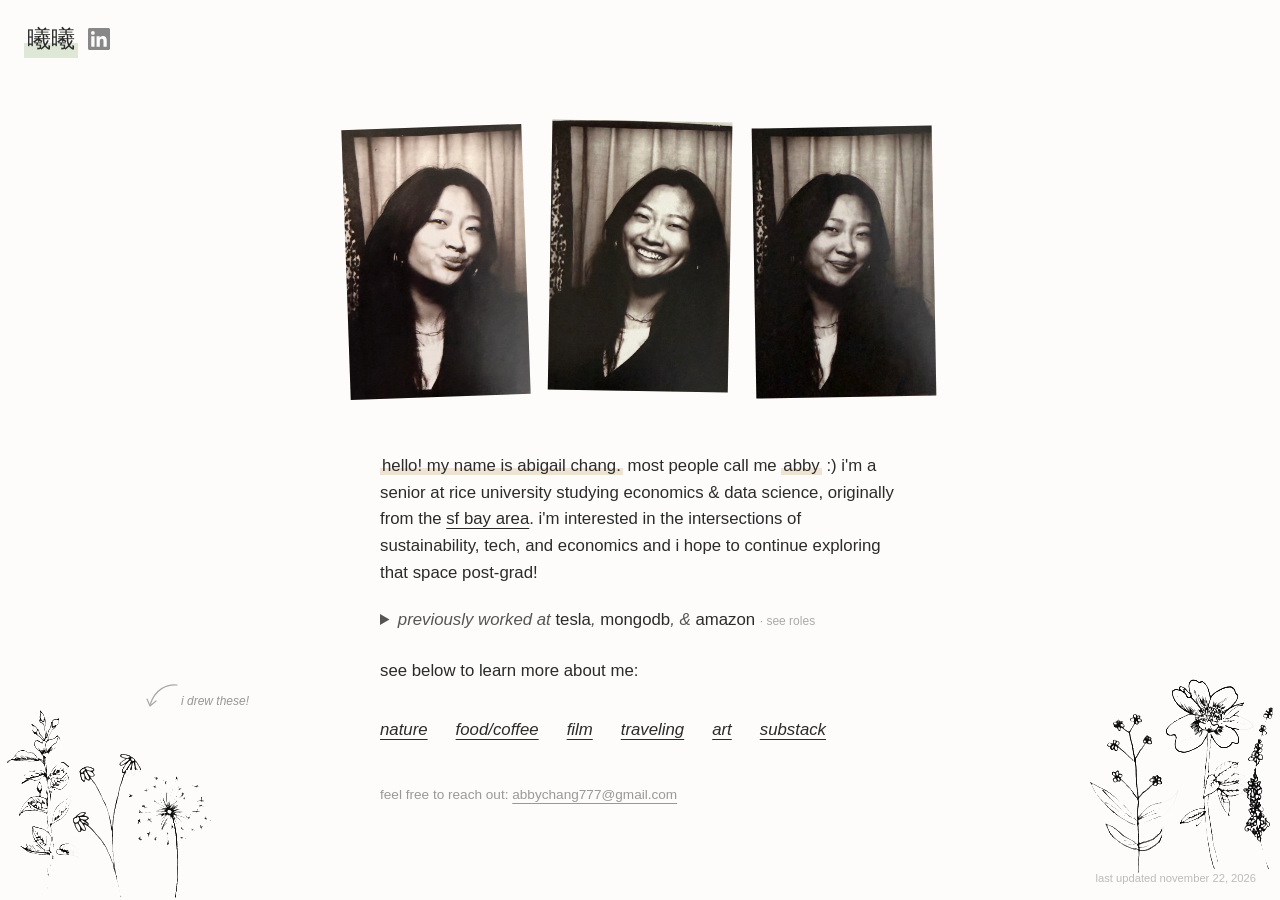
<file: index.html>
<!DOCTYPE html>
<html lang="en">
<head>
  <meta charset="UTF-8">
  <meta name="viewport" content="width=device-width, initial-scale=1.0">
  <title>Abby Chang</title>
  <style>
    body {
      margin: 0;
      padding: 4rem 1.25rem 0.75rem;
      background: #fdfcfa;
      color: #2b2b2b;
      font-family: "Helvetica Neue", Helvetica, Arial, sans-serif;
      font-size: 1.05rem;
      line-height: 1.6;
      min-height: 100vh;
      box-sizing: border-box;
      display: flex;
      flex-direction: column;
    }

    main {
      max-width: 640px;
      margin: auto auto 0;        /* auto top margin keeps it vertically centered */
      width: 100%;
    }

    /* ---- top left corner ---- */
    .corner {
      position: absolute;
      top: 1.25rem;
      left: 1.5rem;
      display: flex;
      align-items: center;
      gap: 0.6rem;
      font-size: 1.2rem;
      color: #555;
    }
    .corner a {
      display: flex;
      color: #888;
    }
    .corner a:hover { color: #0a66c2; }
    .corner svg { width: 22px; height: 22px; }
    .zh-name {
      font-size: 1.5rem;
      color: #2b2b2b;
      padding: 0 3px;
      /* soft sage highlight, a different shade from the beige on the intro */
      background: linear-gradient(transparent 60%, #dfe8d6 60%);
    }

    /* ---- last updated, bottom right ---- */
    .updated {
      text-align: right;
      padding-bottom: env(safe-area-inset-bottom, 0px);
      font-size: 0.7rem;
      color: #bbb;
      margin: 0;
    }

    /* ---- film photo cutouts ---- */
    .photos {
      display: flex;
      justify-content: center;
      gap: 1.5rem;
      margin-bottom: 3.5rem;
    }

    .photos figure {
      margin: 0;
      flex: 1;
      max-width: 180px;
      aspect-ratio: 2 / 3;
      background: #eeebe6;
    }
    .photos figure:nth-child(1) { transform: rotate(-2deg); }
    .photos figure:nth-child(2) { transform: rotate(1deg) translateY(-6px); }
    .photos figure:nth-child(3) { transform: rotate(-1deg); }

    .photos img {
      width: 100%;
      height: 100%;
      object-fit: cover;
      display: block;
      filter: saturate(0.85) contrast(1.05);
    }

    /* ---- text ---- */
    .content {
      max-width: 520px;
      margin: 0 auto;
    }
    .intro { font-size: 1.05rem; }
    .hello {
      font-weight: 500;
      /* soft highlighter-style underline, so it doesn't look like a link */
      background: linear-gradient(transparent 62%, #efe3d3 62%);
      padding: 0 2px;
    }
    p { margin: 0 0 1.25rem; }

    details {
      margin: 0 0 1.5rem;
    }
    summary {
      cursor: pointer;
      font-style: italic;
      color: #555;
    }
    summary b {
      font-style: normal;
      font-weight: 500;
      color: #2b2b2b;
    }
    /* small hint that it opens */
    .more { font-size: 0.75rem; color: #aaa; font-style: normal; }
    .more::after { content: "· see roles"; }
    details[open] .more::after { content: "· hide"; }
    summary:hover .more { color: #8a6d4b; }
    details ul {
      margin: 0.5rem 0 0;
      padding-left: 1.25rem;
    }
    details li { margin-bottom: 0.4rem; }
    .company { font-weight: 500; }
    .role {
      font-size: 0.85em;
      font-weight: 600;
      color: #555;
    }
    .team {
      display: block;
      font-size: 0.85em;
      color: #888;
    }

    nav {
      display: flex;
      flex-wrap: wrap;
      gap: 1.75rem;
      margin: 2rem 0 2.5rem;
      font-style: italic;
    }

    a {
      color: inherit;
      text-decoration: underline;
      text-underline-offset: 4px;
      text-decoration-thickness: 1px;
    }
    a:hover { color: #8a6d4b; }

    .contact {
      font-size: 0.85rem;
      color: #999;
    }

    /* ---- flower drawings along the bottom of the page ---- */
    .garden {
      margin: 4rem -1.25rem 0;    /* gap above, and reach the page edges */
      margin-top: auto;           /* pushes the flowers to the bottom of the screen */
      padding: 4rem 0.5rem 0;
      display: flex;
      justify-content: space-between;
      align-items: flex-end;
      pointer-events: none;       /* never blocks clicks on the page */
      mix-blend-mode: multiply;   /* white paper disappears into the background */
    }
    .bunch {
      position: relative;
      display: flex;
      align-items: flex-end;
    }
    .bunch img {
      height: calc(var(--h) * var(--s, 1));
      width: auto;
      margin: 0 -10px;            /* let the stems overlap a little */
      /* turn the paper white, then "multiply" makes white disappear */
      filter: grayscale(1) brightness(1.2) contrast(2.6);
      opacity: 0.95;
    }

    /* "i drew these!" note + hand-drawn arrow */
    .drew {
      position: absolute;
      bottom: 100%;
      left: 70%;
      display: flex;
      align-items: flex-end;
      gap: 2px;
      margin-bottom: -6px;
      font-size: 0.75rem;
      font-style: italic;
      color: #999;
      white-space: nowrap;
    }
    .drew svg {
      width: 34px;
      height: 30px;
      order: -1;
      stroke: #aaa;
    }

    /* tablets: flowers sit below the content, a bit smaller */
    .garden { --s: 0.75; }

    /* laptops + desktops: pinned to the bottom corners, in the empty side space.
       --s shrinks them on narrower screens so they never cover the text */
    @media (min-width: 1100px) {
      .garden {
        position: fixed;
        left: 0;
        right: 0;
        bottom: 0;
        margin: 0;
        padding: 0 0.75rem;
        --s: 1;
      }
      main { margin: auto; }                    /* re-center now that flowers are pinned */
      .bunch.right { margin-bottom: 1.6rem; }   /* room for "last updated" */
      .updated {
        position: fixed;
        right: 1.5rem;
        bottom: calc(0.75rem + env(safe-area-inset-bottom, 0px));
      }
    }
    /* phones: fewer, smaller flowers so both bunches fit side by side */
    @media (max-width: 600px) {
      .garden { padding-top: 3rem; }
      .garden { --s: 0.6; }
      .bunch img { margin: 0 -7px; }
    }

    @media (max-width: 480px) {
      .photos { gap: 0.75rem; }
      body { font-size: 1rem; }
    }
  </style>
</head>
<body>
  <div class="corner">
    <span lang="zh" class="zh-name">曦曦</span>
    <a href="https://www.linkedin.com/in/abigail-chang-4222781b2/" target="_blank" rel="noopener" aria-label="LinkedIn">
      <svg viewBox="0 0 24 24" fill="currentColor" aria-hidden="true"><path d="M20.45 20.45h-3.56v-5.57c0-1.33-.02-3.04-1.85-3.04-1.85 0-2.14 1.45-2.14 2.94v5.67H9.35V9h3.41v1.56h.05c.48-.9 1.64-1.85 3.37-1.85 3.6 0 4.27 2.37 4.27 5.46v6.28zM5.34 7.43a2.06 2.06 0 1 1 0-4.13 2.06 2.06 0 0 1 0 4.13zM7.12 20.45H3.56V9h3.56v11.45zM22.22 0H1.77C.79 0 0 .77 0 1.73v20.54C0 23.23.79 24 1.77 24h20.45c.98 0 1.78-.77 1.78-1.73V1.73C24 .77 23.2 0 22.22 0z"/></svg>
    </a>
  </div>

  <main>

    <!-- Drop your film photos into an "images" folder with these names -->
    <section class="photos">
      <figure><img src="images/photo1.jpg" alt="" onerror="this.style.visibility='hidden'"></figure>
      <figure><img src="images/photo2.jpg" alt="" onerror="this.style.visibility='hidden'"></figure>
      <figure><img src="images/photo3.jpg" alt="" onerror="this.style.visibility='hidden'"></figure>
    </section>

    <div class="content">

    <p class="intro">
      <span class="hello">hello! my name is abigail chang.</span> most people call me <span class="hello">abby</span> :)
      i'm a senior at rice university studying economics & data science, originally from
      the <a href="bay-area.html">sf bay area</a>. i'm interested in the intersections of sustainability, tech,
      and economics and i hope to continue exploring that space post-grad!
    </p>

    <details>
      <summary>previously worked at <b>tesla</b>, <b>mongodb</b>, & <b>amazon</b> <span class="more"></span></summary>
      <ul>
        <li><span class="company">tesla</span> <span class="role">· software integrations eng & pm intern</span><span class="team">document generation platform</span></li>
        <li><span class="company">mongodb</span> <span class="role">· pm & strategy intern</span><span class="team">customer support engineering</span></li>
        <li><span class="company">amazon</span> <span class="role">· program management intern</span><span class="team">pickup & return logistics</span></li>
        <li><span class="company">tesla</span> <span class="role">· supply chain analytics intern</span><span class="team">4680 battery r&d procurement</span></li>
      </ul>
    </details>

    <p>see below to learn more about me:</p>

    <nav>
      <a href="nature.html">nature</a>
      <a href="food-coffee.html">food/coffee</a>
      <a href="film.html">film</a>
      <a href="traveling.html">traveling</a>
      <a href="art.html">art</a>
      <a href="https://substack.com/@abbychang" target="_blank" rel="noopener">substack</a>
    </nav>

    <p class="contact">
      feel free to reach out: <a href="mailto:abbychang777@gmail.com">abbychang777@gmail.com</a>
    </p>

    </div>

  </main>

  <!-- flower drawings: change --h to resize one, delete an <img> line to remove it -->
  <div class="garden" aria-hidden="true">
    <div class="bunch left">
      <img src="images/flowers/sprig.jpg" style="--h: 195px" alt="">
      <img src="images/flowers/daisies.jpg" style="--h: 150px" alt="">
      <img src="images/flowers/dandelion.jpg" style="--h: 130px" alt="">
      <span class="drew">
        <svg viewBox="0 0 34 30" fill="none" stroke-width="1.2" stroke-linecap="round" stroke-linejoin="round">
          <path d="M32 4 C 22 3, 10 8, 5 24"/>
          <path d="M2 18 L 5 25 L 11 20"/>
        </svg>
        i drew these!
      </span>
    </div>
    <div class="bunch right">
      <img src="images/flowers/stem.jpg" style="--h: 165px" alt="">
      <img src="images/flowers/bloom.jpg" style="--h: 200px" alt="">
      <img src="images/flowers/lavender.jpg" style="--h: 170px" alt="">
    </div>
  </div>

  <p class="updated">last updated november 22, 2026</p>
</body>
</html>
</file>
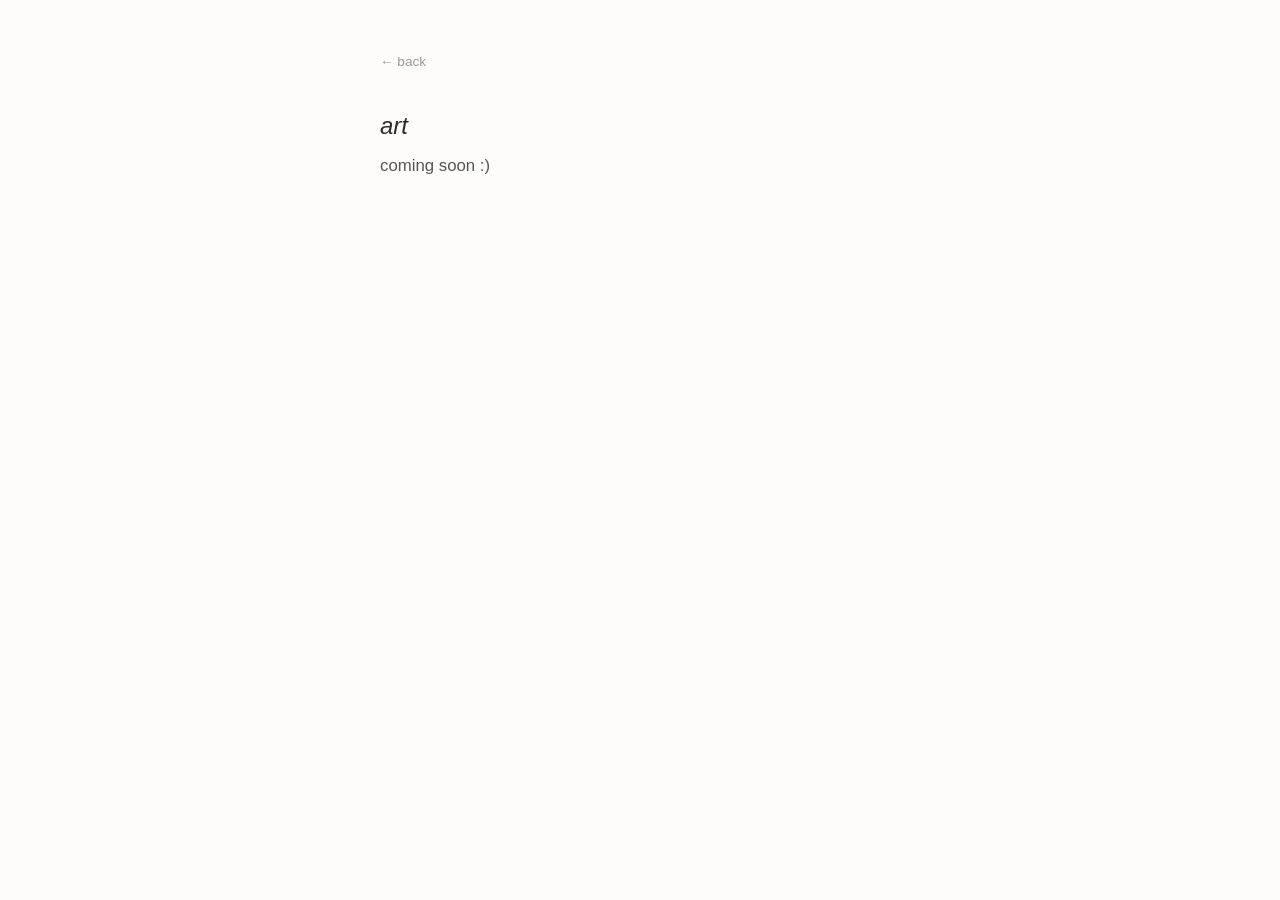
<file: art.html>
<!DOCTYPE html>
<html lang="en">
<head>
  <meta charset="UTF-8">
  <meta name="viewport" content="width=device-width, initial-scale=1.0">
  <title>art · Abby Chang</title>
  <link rel="stylesheet" href="gallery.css">
</head>
<body>
  <main>
    <a class="back" href="index.html">← back</a>

    <h1>art</h1>
    <p class="blurb">coming soon :)</p>
  </main>
</body>
</html>
</file>
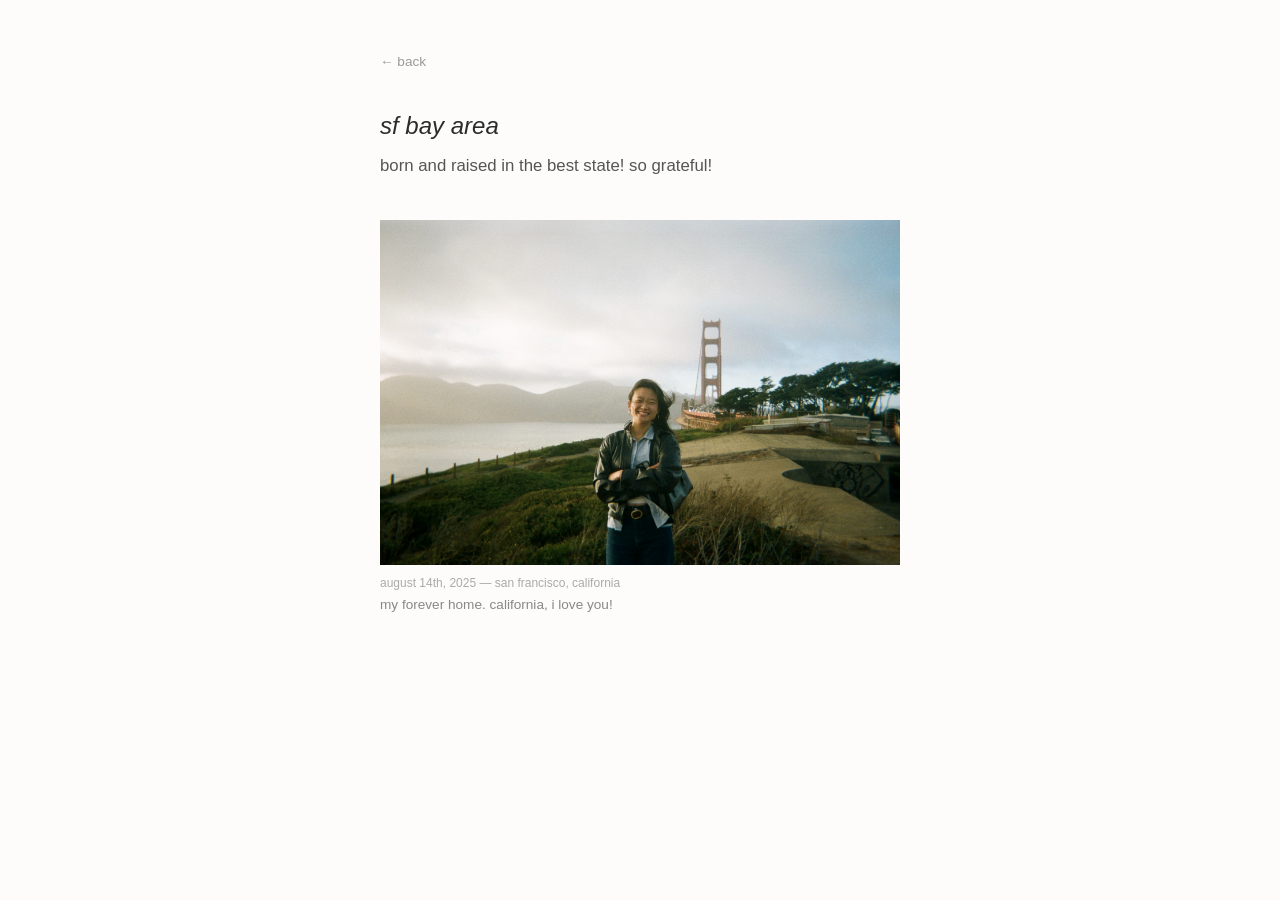
<file: bay-area.html>
<!DOCTYPE html>
<html lang="en">
<head>
  <meta charset="UTF-8">
  <meta name="viewport" content="width=device-width, initial-scale=1.0">
  <title>sf bay area · Abby Chang</title>
  <link rel="stylesheet" href="gallery.css">
</head>
<body>
  <main>
    <a class="back" href="index.html">← back</a>

    <h1>sf bay area</h1>
    <p class="blurb"> born and raised in the best state! so grateful!</p>

    <!--
      To add a photo: put it in the images/bay-area folder,
      then copy one <figure> block and change the file name + caption.
    -->

    <figure>
      <img src="images/bay-area/bay-area1.JPG" alt="" onerror="this.removeAttribute('src')">
      <figcaption>
        <span class="meta">august 14th, 2025 — san francisco, california</span>
        my forever home. california, i love you!
      </figcaption>
    </figure>
  </main>
</body>
</html>
</file>
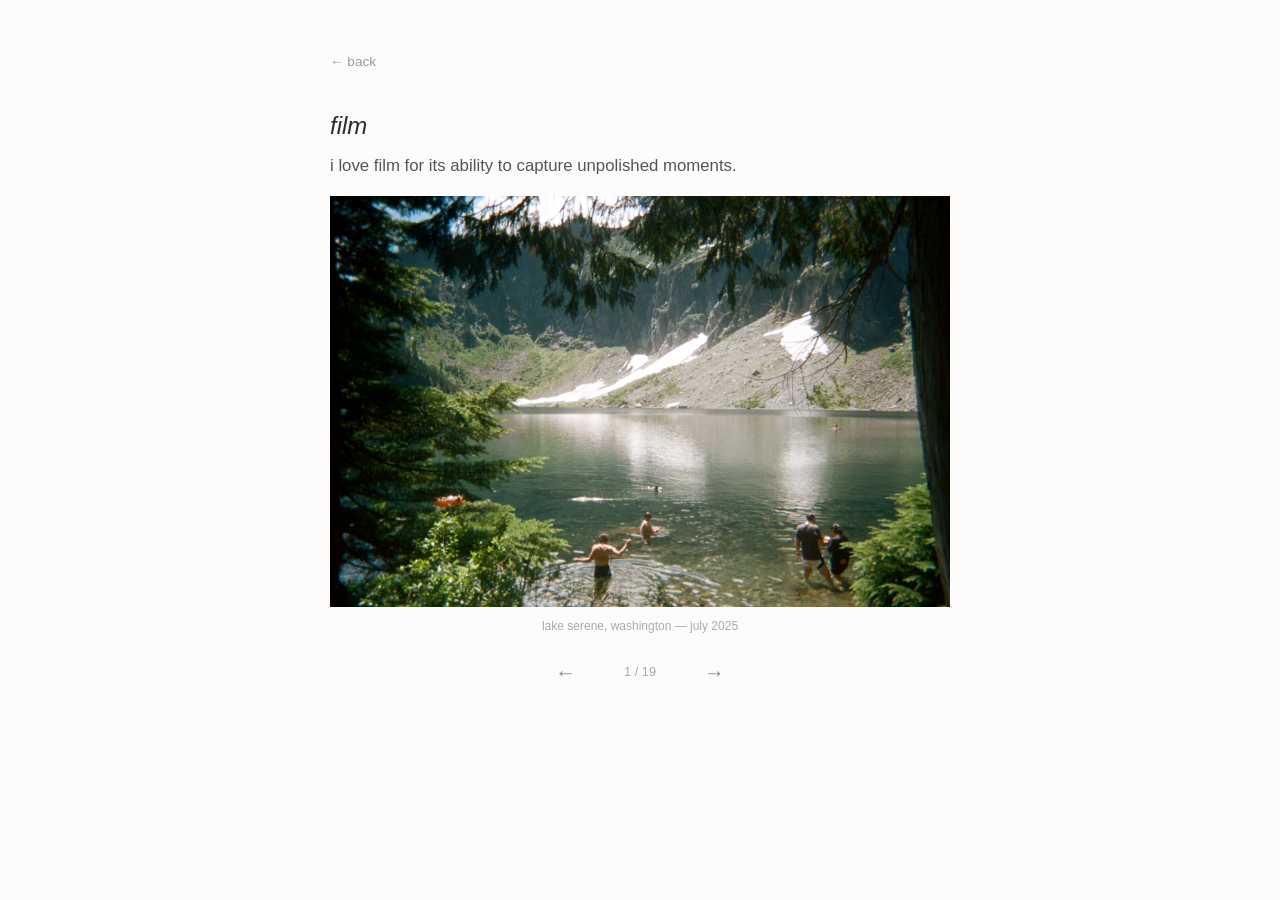
<file: film.html>
<!DOCTYPE html>
<html lang="en">
<head>
  <meta charset="UTF-8">
  <meta name="viewport" content="width=device-width, initial-scale=1.0">
  <title>film · Abby Chang</title>
  <link rel="stylesheet" href="gallery.css">
  <style>
    main { max-width: 620px; }
    .slideshow { text-align: center; }
    .blurb { margin-bottom: 1rem; }

    /* ---- slideshow ---- */
    .slideshow {
      position: relative;
      margin-top: 0;
    }
    .slideshow figure {
      margin: 0;
      text-align: center;
    }
    .slideshow figure:not(.active) { display: none; }
    .slideshow img {
      width: auto;
      max-width: 100%;
      height: auto;
      max-height: min(70vh, 560px);
      margin: 0 auto;
      background: transparent;
      min-height: 0;
    }
    .slideshow img:not([src]) { background: #eeebe6; width: 100%; height: 300px; }  /* gray until photo added */

    .controls {
      display: flex;
      align-items: center;
      justify-content: center;
      gap: 1.5rem;
      margin-top: 1rem;
    }
    .controls button {
      background: none;
      border: none;
      font: inherit;
      font-size: 1.3rem;
      color: #888;
      cursor: pointer;
      padding: 0.25rem 0.75rem;
    }
    .controls button:hover { color: #8a6d4b; }
    .counter {
      font-size: 0.8rem;
      color: #aaa;
      min-width: 3.5rem;
      text-align: center;
    }


  </style>
</head>
<body>
  <main>
    <a class="back" href="index.html">← back</a>

    <h1>film</h1>
    <p class="blurb">i love film for its ability to capture unpolished moments.</p>

    <section class="slideshow">
      <!--
        HOW TO EDIT:
        - put film photos in the images/film folder
        - one <figure> per photo; change the file name + caption
        - add more by copying a whole <figure>...</figure> block
        - they show in the order listed here
      -->
      <figure>
        <img src="images/film/1.jpg" alt="">
        <figcaption><span class="meta">lake serene, washington — july 2025</span></figcaption>
      </figure>
      <figure>
        <img src="images/film/2.jpg" alt="">
        <figcaption><span class="meta">charis & i in seattle — july 2025</span></figcaption>
      </figure>
      <figure>
        <img src="images/film/3.jpg" alt="">
        <figcaption><span class="meta">char, elisha, & i in greenpoint — july 2025</span></figcaption>
      </figure>
      <figure>
        <img src="images/film/4.jpg" alt="">
        <figcaption><span class="meta">paso robles, california — january 2026</span></figcaption>
      </figure>
      <figure>
        <img src="images/film/5.jpg" alt="">
        <figcaption><span class="meta">serena & i took a pottery class in nyc!</span></figcaption>
      </figure>
      <figure>
        <img src="images/film/6.jpg" alt="">
        <figcaption><span class="meta">san juan teotihuacan — may 2026</span></figcaption>
      </figure>
      <figure>
        <img src="images/film/7.jpg" alt="">
        <figcaption><span class="meta">bainbridge @ bridal veil falls — july 2025</span></figcaption>
      </figure>
      <figure>
        <img src="images/film/8.jpg" alt="">
        <figcaption><span class="meta">charis, mina, leena, & i @ harvard — november 2025</span></figcaption>
      </figure>
      <figure>
        <img src="images/film/9.jpg" alt="">
        <figcaption><span class="meta"> legion of honor, SF - august 2025</span></figcaption>
      </figure>
      <figure>
        <img src="images/film/10.jpg" alt="">
        <figcaption><span class="meta">elisabeth & i @ UT — march 2026</span></figcaption>
      </figure>
      <figure>
        <img src="images/film/11.jpg" alt="">
        <figcaption><span class="meta">golden gate bridge, SF - february 2026</span></figcaption>
      </figure>
      <figure>
        <img src="images/film/12.jpg" alt="">
        <figcaption><span class="meta">seattle intern friends otw to vancouver</span></figcaption>
      </figure>
      <figure>
        <img src="images/film/13.jpg" alt="">
        <figcaption><span class="meta">central park — november 2025</span></figcaption>
      </figure>
      <figure>
        <img src="images/film/14.jpg" alt="">
        <figcaption><span class="meta">golden gate park — october 2025</span></figcaption>
      </figure>
      <figure>
        <img src="images/film/15.jpg" alt="">
        <figcaption><span class="meta">montara state beach — august 2025</span></figcaption>
      </figure>
      <figure>
        <img src="images/film/16.jpg" alt="">
        <figcaption><span class="meta">near alamo square, SF - august 2025</span></figcaption>
      </figure>
      <figure>
        <img src="images/film/17.jpg" alt="">
        <figcaption><span class="meta">shrine in enoshima, japan - march 2026</span></figcaption>
      </figure>
      <figure>
        <img src="images/film/18.jpg" alt="">
        <figcaption><span class="meta">isabella stewart gardner museum — april 2026</span></figcaption>
      </figure>
      <figure>
        <img src="images/film/19.jpg" alt="">
        <figcaption><span class="meta">CDMX!! — may 2026</span></figcaption>
      </figure>
      <div class="controls">
        <button id="prev" aria-label="Previous photo">←</button>
        <span class="counter" id="counter"></span>
        <button id="next" aria-label="Next photo">→</button>
      </div>
    </section>
  </main>

  <script>
    const slides = [...document.querySelectorAll(".slideshow figure")];
    const counter = document.getElementById("counter");
    let current = 0;

    slides.forEach(fig => {
      const img = fig.querySelector("img");
      img.onerror = () => img.removeAttribute("src");
    });

    function show(i) {
      slides[current].classList.remove("active");
      current = (i + slides.length) % slides.length;   // wraps around at the ends
      slides[current].classList.add("active");
      counter.textContent = (current + 1) + " / " + slides.length;
    }

    document.getElementById("prev").onclick = () => show(current - 1);
    document.getElementById("next").onclick = () => show(current + 1);
    document.addEventListener("keydown", e => {
      if (e.key === "ArrowLeft") show(current - 1);
      if (e.key === "ArrowRight") show(current + 1);
    });

    // swipe on phones
    let startX = null;
    const box = document.querySelector(".slideshow");
    box.addEventListener("touchstart", e => startX = e.touches[0].clientX, { passive: true });
    box.addEventListener("touchend", e => {
      if (startX === null) return;
      const dx = e.changedTouches[0].clientX - startX;
      if (Math.abs(dx) > 40) show(current + (dx < 0 ? 1 : -1));
      startX = null;
    });

    show(0);
  </script>
</body>
</html>
</file>
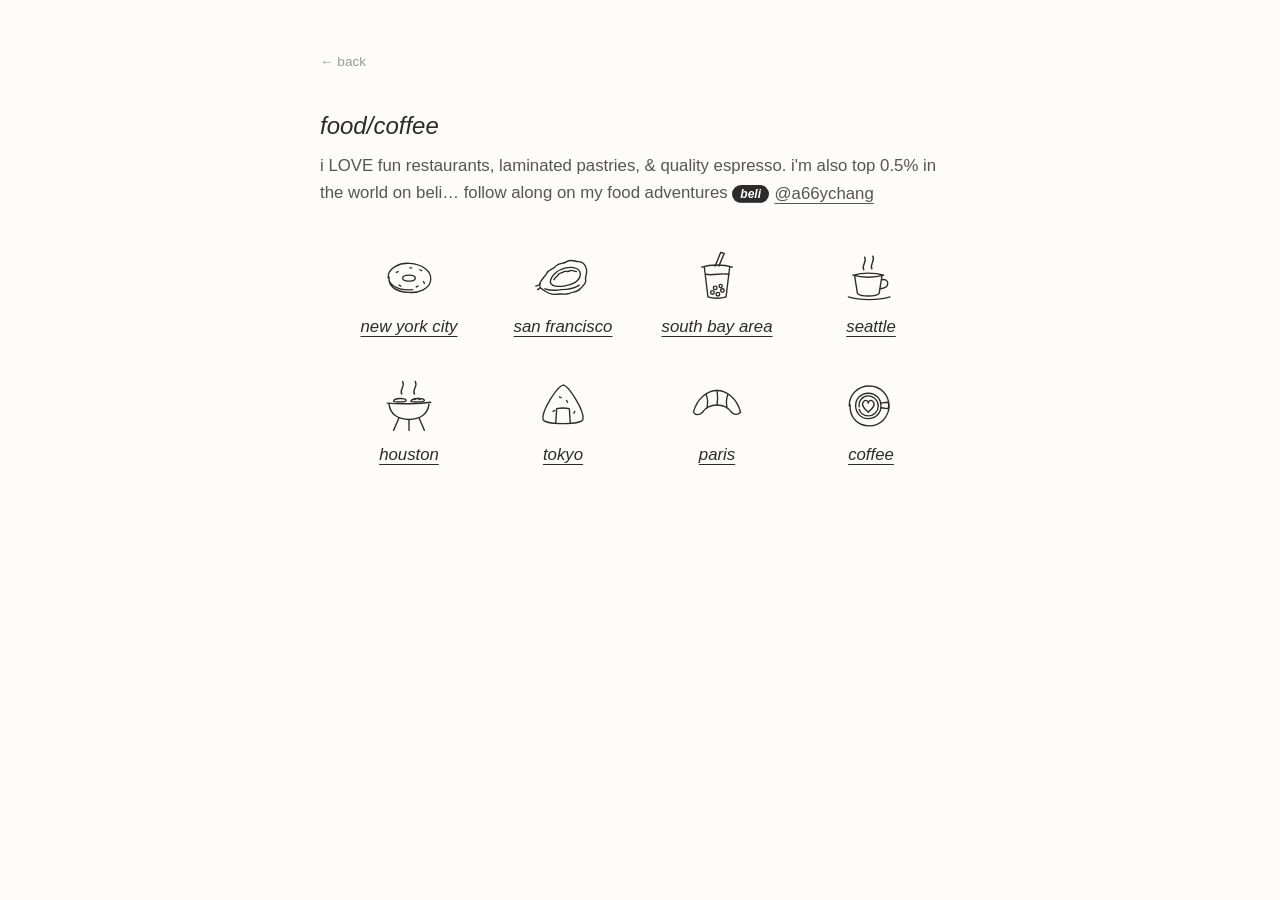
<file: food-coffee.html>
<!DOCTYPE html>
<html lang="en">
<head>
  <meta charset="UTF-8">
  <meta name="viewport" content="width=device-width, initial-scale=1.0">
  <title>food/coffee · Abby Chang</title>
  <link rel="stylesheet" href="gallery.css">
  <style>
    main { max-width: 640px; }

    /* beli link: small badge + handle */
    .beli {
      color: inherit;
      text-underline-offset: 4px;
      text-decoration-thickness: 1px;
      display: inline-flex;
      align-items: center;
      gap: 0.35rem;
      white-space: nowrap;
    }
    .beli-badge {
      font-size: 0.75rem;
      font-weight: 700;
      font-style: italic;
      color: #fff;
      background: #2b2b2b;
      border-radius: 999px;
      padding: 0 0.5rem;
      line-height: 1.5;
    }
    .beli:hover { color: #8a6d4b; }
    .beli:hover .beli-badge { background: #8a6d4b; }

    /* ---- city picker ---- */
    .cities {
      display: flex;
      flex-wrap: wrap;
      justify-content: center;
      gap: 2.25rem 1.5rem;
      margin-top: 1rem;
    }
    .cities a {
      width: 130px;
      display: flex;
      flex-direction: column;
      align-items: center;
      gap: 0.5rem;
      text-decoration: none;
      color: inherit;
      font-style: italic;
    }
    .cities a span {
      text-decoration: underline;
      text-underline-offset: 4px;
      text-decoration-thickness: 1px;
    }
    .cities a:hover { color: #8a6d4b; }
    .cities svg {
      width: 58px;
      height: 58px;
      fill: none;
      stroke: #2b2b2b;
      stroke-width: 1.5;
      stroke-linecap: round;
      stroke-linejoin: round;
      transition: transform 0.2s ease;
    }
    .cities a:hover svg { transform: rotate(-6deg); }

    /* ---- one city's gallery ---- */
    .city[hidden], .home[hidden] { display: none; }
    .city h2 {
      font-size: 1.5rem;
      font-weight: 500;
      font-style: italic;
      margin: 2rem 0 1.5rem;
    }
    .city h2:has(+ .note) { margin-bottom: 0.25rem; }
    .note {
      font-size: 0.85rem;
      font-style: italic;
      color: #999;
      margin: 0 0 1.5rem;
    }
    .grid {
      display: grid;
      grid-template-columns: repeat(3, 1fr);
      gap: 0.75rem;
    }
    .grid figure {
      margin: 0;
      cursor: pointer;
      background: #eeebe6;         /* gray square until the photo is added */
    }
    .grid img:not([src]) { visibility: hidden; }
    .grid img {
      aspect-ratio: 1;
      object-fit: cover;
      min-height: 0;
      transition: transform 0.2s ease;
    }
    .grid figure:hover img { transform: scale(1.03); }
    .hint {
      font-size: 0.8rem;
      color: #aaa;
      margin-top: 1.25rem;
    }
    @media (max-width: 480px) {
      .grid { grid-template-columns: 1fr 1fr; }
      .cities a { width: 110px; }
    }

    /* ---- pop-up when a photo is clicked ---- */
    .popup {
      position: fixed;
      inset: 0;
      background: rgba(253, 252, 250, 0.96);
      display: flex;
      flex-direction: column;
      align-items: center;
      justify-content: center;
      padding: 2rem 1.25rem;
      cursor: pointer;
      z-index: 10;
    }
    .popup[hidden] { display: none; }
    .popup img {
      max-width: min(90vw, 560px);
      max-height: 72vh;
      width: auto;
      min-height: 0;
      object-fit: contain;
    }
    .popup .info {
      display: flex;
      align-items: center;
      gap: 0.75rem;
      margin-top: 0.9rem;
    }
    .popup .name {
      margin: 0;
      font-weight: 500;
    }
    /* beli-style score bubble: green = loved, yellow = fine, red = didn't like */
    .score {
      --c: #2f9e5b;
      width: 2.4rem;
      height: 2.4rem;
      border-radius: 50%;
      border: 2px solid var(--c);
      color: var(--c);
      display: flex;
      align-items: center;
      justify-content: center;
      font-size: 0.85rem;
      font-weight: 700;
      flex-shrink: 0;
    }
    .score.mid { --c: #e0a526; }
    .score.low { --c: #d9534f; }
    .score:empty { display: none; }
  </style>
</head>
<body>
  <main>

    <!-- ===== first view: list of cities ===== -->
    <section class="home" id="home">
      <a class="back" href="index.html">← back</a>
      <h1>food/coffee</h1>
      <p class="blurb">
        i LOVE fun restaurants, laminated pastries, & quality espresso.
        i'm also top 0.5% in the world on beli… follow along on my food adventures
        <a class="beli" href="https://beliapp.co/app/a66ychang" target="_blank" rel="noopener"><span class="beli-badge">beli</span>@a66ychang</a>
      </p>

      <nav class="cities">
        <a href="#nyc">
          <!-- bagel -->
          <svg viewBox="0 0 64 64"><path d="M9 33 C8 22, 22 16, 33 17 C46 18, 57 25, 56 35 C55 45, 43 50, 31 49 C18 48, 9 43, 10 32"/><path d="M25 33 C26 29, 38 29, 39 33 C39 37, 27 38, 25 34"/><path d="M11 38 C16 45, 27 47, 36 46"/><path d="M18 27 l2 -1 M44 24 l2 1 M48 37 l1 2 M21 41 l2 1 M33 22 l2 0 M40 43 l2 -1"/></svg>
          <span>new york city</span>
        </a>
        <a href="#sf">
          <!-- oyster on the half shell -->
          <svg viewBox="0 0 64 64"><path d="M6 40 C8 34, 12 32, 14 28 C17 23, 21 24, 24 20 C28 16, 32 18, 36 15 C41 12, 45 15, 49 15 C54 15, 57 19, 58 24 C59 29, 56 31, 57 35 C58 40, 53 42, 51 45 C48 49, 43 48, 39 50 C34 52, 30 50, 25 51 C19 52, 14 49, 10 46 C7 44, 5 43, 7 39"/><path d="M12 45 C18 47, 24 47, 30 46 C36 46, 44 45, 50 41"/><path d="M18 38 C18 31, 26 24, 35 22 C44 20, 52 23, 51 30 C50 37, 42 41, 33 42 C25 43, 18 42, 18 37"/><path d="M22 35 C23 32, 26 32, 27 29 C29 27, 31 28, 33 26 C35 25, 37 27, 40 25 C42 24, 44 26, 47 26"/><path d="M5 41 l-3 1 M7 44 l-3 2"/></svg>
          <span>san francisco</span>
        </a>
        <a href="#south-bay">
          <!-- boba -->
          <svg viewBox="0 0 64 64"><path d="M18 21 L22 54 C27 56, 37 56, 42 54 L46 21"/><path d="M15 21 C25 18, 39 18, 49 21"/><path d="M30 20 L36 5 M34 20 L40 6 M36 5 L40 6"/><path d="M20 29 C28 31, 36 27, 45 29"/><circle cx="27" cy="49" r="2"/><circle cx="33" cy="51" r="2"/><circle cx="38" cy="47" r="2"/><circle cx="30" cy="44" r="2"/><circle cx="36" cy="42" r="1.8"/></svg>
          <span>south bay area</span>
        </a>
        <a href="#seattle">
          <!-- coffee cup -->
          <svg viewBox="0 0 64 64"><path d="M12 30 C22 33, 36 33, 46 30 C36 27, 22 27, 13 30"/><path d="M14 31 L17 50 C20 54, 38 54, 41 50 L44 31"/><path d="M44 35 C52 33, 54 44, 42 45"/><path d="M7 54 C20 58, 40 58, 53 54"/><path d="M24 24 C21 19, 28 16, 25 10 M33 23 C30 18, 37 15, 34 9"/></svg>
          <span>seattle</span>
        </a>
        <a href="#houston">
          <!-- bbq grill -->
          <svg viewBox="0 0 64 64"><path d="M8 30 C20 31, 44 31, 56 29"/><path d="M10 31 C11 42, 20 48, 32 48 C44 48, 53 42, 54 31"/><path d="M21 46 L15 60 M43 46 L49 60 M32 48 L32 60"/><path d="M15 28 C15 24, 29 24, 29 27 C29 29, 16 29, 15 28"/><path d="M34 28 C35 24, 48 24, 49 27 C49 29, 35 29, 34 28"/><path d="M38 26 l2 -1 M43 26 l2 -1"/><path d="M24 20 C21 15, 28 12, 25 6 M38 20 C35 15, 42 12, 39 6"/></svg>
          <span>houston</span>
        </a>
        <a href="#tokyo">
          <!-- onigiri -->
          <svg viewBox="0 0 64 64"><path d="M32 10 C38 10, 56 39, 54 48 C52 54, 12 54, 10 48 C8 39, 26 10, 33 10"/><path d="M24 52 L25 36 C30 35, 34 35, 39 36 L40 52"/><path d="M28 23 l2 1 M36 27 l1 2 M21 39 l2 -1 M44 41 l1 -2"/></svg>
          <span>tokyo</span>
        </a>
        <a href="#paris">
          <!-- croissant -->
          <svg viewBox="0 0 64 64"><path d="M6 40 C10 24, 22 16, 32 16 C42 16, 54 24, 58 40 C54 44, 50 42, 48 40 C44 34, 38 32, 32 32 C26 32, 20 34, 16 40 C14 42, 10 44, 7 41"/><path d="M20 20 C22 26, 22 30, 21 34 M32 16 C33 22, 33 27, 32 32 M44 20 C42 26, 42 30, 43 34"/></svg>
          <span>paris</span>
        </a>
        <a href="#coffee">
          <!-- latte from above -->
          <svg viewBox="0 0 64 64"><path d="M8 33 C8 20, 18 11, 30 11 C43 11, 52 21, 52 34 C51 46, 42 55, 30 55 C18 55, 8 46, 9 32"/><path d="M15 33 C15 25, 21 19, 29 19 C37 19, 43 25, 43 33 C43 41, 37 47, 29 47 C21 47, 15 41, 15 32"/><path d="M19 34 C18 27, 23 22, 29 22 C35 22, 40 27, 40 33 C40 39, 35 44, 29 44 C24 44, 20 41, 19 37"/><path d="M43 30 L50 29 C52 29, 52 36, 50 36 L43 35"/><path d="M29 40 C23 35, 21 31, 24 28 C26 26, 29 27, 29 30 C29 27, 32 26, 34 28 C37 31, 35 35, 29 40"/></svg>
          <span>coffee</span>
        </a>
      </nav>
    </section>

    <!-- ===== one gallery per city =====
      HOW TO EDIT:
      - put photos in images/food-coffee/<city folder>/ (e.g. images/food-coffee/nyc/1.jpg)
      - one <figure> per photo: change src, data-name (restaurant), data-score (beli score, e.g. 9.4)
      - add more by copying a whole <figure ...>...</figure> line
    -->

    <section class="city" id="nyc" hidden>
      <a class="back" href="#">← all cities</a>
      <h2>new york city</h2>
      <div class="grid">
        <figure data-name="tomi jazz" data-score="9.8"><img src="images/food-coffee/nyc/1.jpg" alt=""></figure>
        <figure data-name="l'industrie pizzeria" data-score="9.8"><img src="images/food-coffee/nyc/2.jpg" alt=""></figure>
        <figure data-name="torrisi" data-score="9.9"><img src="images/food-coffee/nyc/3.jpg" alt=""></figure>
        <figure data-name="shōsh" data-score="9.4"><img src="images/food-coffee/nyc/4.jpg" alt=""></figure>
        <figure data-name="fish cheeks" data-score="9.9"><img src="images/food-coffee/nyc/5.jpg" alt=""></figure>
        <figure data-name="radio bakery" data-score="9.7"><img src="images/food-coffee/nyc/6.jpg" alt=""></figure>
        <figure data-name="umeko" data-score="9.5"><img src="images/food-coffee/nyc/7.jpg" alt=""></figure>
        <figure data-name="soothr" data-score="9.4"><img src="images/food-coffee/nyc/8.jpg" alt=""></figure>
        <figure data-name="reception bar" data-score="10.0"><img src="images/food-coffee/nyc/9.jpg" alt=""></figure>
      </div>
    </section>

    <section class="city" id="sf" hidden>
      <a class="back" href="#">← all cities</a>
      <h2>san francisco</h2>
      <div class="grid">
        <figure data-name="yoechee" data-score="9.4"><img src="images/food-coffee/sf/1.jpg" alt=""></figure>
        <figure data-name="tartine inner sunset" data-score="9.3"><img src="images/food-coffee/sf/2.jpg" alt=""></figure>
        <figure data-name="breadbelly" data-score="9.4"><img src="images/food-coffee/sf/3.jpg" alt=""></figure>
        <figure data-name="san tung" data-score="8.6"><img src="images/food-coffee/sf/4.jpg" alt=""></figure>
        <figure data-name="bansang" data-score="9.4"><img src="images/food-coffee/sf/5.jpg" alt=""></figure>
        <figure data-name="flour + water pizzeria" data-score="9.7"><img src="images/food-coffee/sf/6.jpg" alt=""></figure>
        <figure data-name="arsicault" data-score="9.8"><img src="images/food-coffee/sf/7.jpg" alt=""></figure>
        <figure data-name="taidama inner sunset" data-score="9.4"><img src="images/food-coffee/sf/8.jpg" alt=""></figure>
        <figure data-name="thai spice restaurant" data-score="8.8"><img src="images/food-coffee/sf/9.jpg" alt=""></figure>
      </div>
    </section>

    <section class="city" id="south-bay" hidden>
      <a class="back" href="#">← all cities</a>
      <h2>south bay area</h2>
      <div class="grid">
        <figure data-name="full house dumpling" data-score="10.0"><img src="images/food-coffee/south-bay/1.jpg" alt=""></figure>
        <figure data-name="zareen's" data-score="10.0"><img src="images/food-coffee/south-bay/2.jpg" alt=""></figure>
        <figure data-name="xiangbobo hunan cuisine" data-score="9.8"><img src="images/food-coffee/south-bay/3.jpg" alt=""></figure>
        <figure data-name="yutori" data-score="9.4"><img src="images/food-coffee/south-bay/4.jpg" alt=""></figure>
        <figure data-name="sumika" data-score="9.4"><img src="images/food-coffee/south-bay/5.jpg" alt=""></figure>
        <figure data-name="taiwan cafe" data-score="10.0"><img src="images/food-coffee/south-bay/6.jpg" alt=""></figure>
      </div>
    </section>

    <section class="city" id="seattle" hidden>
      <a class="back" href="#">← all cities</a>
      <h2>seattle</h2>
      <div class="grid">
        <figure data-name="taco chukis" data-score="10.0"><img src="images/food-coffee/seattle/1.jpg" alt=""></figure>
        <figure data-name="cornelly" data-score="9.2"><img src="images/food-coffee/seattle/2.jpg" alt=""></figure>
        <figure data-name="cheese room" data-score="9.2"><img src="images/food-coffee/seattle/3.jpg" alt=""></figure>
        <figure data-name="kobuta & ookami katsu and sake house" data-score="9.5"><img src="images/food-coffee/seattle/4.jpg" alt=""></figure>
        <figure data-name="onibaba by tsukushinbo" data-score="9.1"><img src="images/food-coffee/seattle/5.jpg" alt=""></figure>
        <figure data-name="kin len thai night bites" data-score="9.0"><img src="images/food-coffee/seattle/6.jpg" alt=""></figure>

      </div>
    </section>

    <section class="city" id="houston" hidden>
      <a class="back" href="#">← all cities</a>
      <h2>houston</h2>
      <div class="grid">
        <figure data-name="nancy's hustle" data-score="9.9"><img src="images/food-coffee/houston/1.jpg" alt=""></figure>
        <figure data-name="san dong noodle house" data-score="9.8"><img src="images/food-coffee/houston/2.jpg" alt=""></figure>
        <figure data-name="tiny champions" data-score="9.6"><img src="images/food-coffee/houston/3.jpg" alt=""></figure>
        <figure data-name="handies duozo" data-score="9.5"><img src="images/food-coffee/houston/4.jpg" alt=""></figure>  
        <figure data-name="lee's" data-score="9.5"><img src="images/food-coffee/houston/5.jpg" alt=""></figure>
        <figure data-name="postino" data-score="8.8"><img src="images/food-coffee/houston/6.jpg" alt=""></figure>                      
      </div>
    </section>

    <section class="city" id="tokyo" hidden>
      <a class="back" href="#">← all cities</a>
      <h2>tokyo</h2>
      <div class="grid">
        <figure data-name="okinawan parlour" data-score="10.0"><img src="images/food-coffee/tokyo/1.jpg" alt=""></figure>
        <figure data-name="tonkatsu maisen" data-score="9.6"><img src="images/food-coffee/tokyo/2.jpg" alt=""></figure>
        <figure data-name="komeraku" data-score="9.7"><img src="images/food-coffee/tokyo/3.jpg" alt=""></figure>
        <figure data-name="daiju" data-score="8.9"><img src="images/food-coffee/tokyo/4.jpg" alt=""></figure>
        <figure data-name="asakusa strawberry daifuku" data-score="7.8"><img src="images/food-coffee/tokyo/5.jpg" alt=""></figure>
        <figure data-name="uraonikai" data-score="9.6"><img src="images/food-coffee/tokyo/6.jpg" alt=""></figure>                
      </div>
    </section>

    <section class="city" id="paris" hidden>
      <a class="back" href="#">← all cities</a>
      <h2>paris</h2>
      <div class="grid">
        <figure data-name="folderol" data-score="9.9"><img src="images/food-coffee/paris/1.jpg" alt=""></figure>
        <figure data-name="le 17.45 paris daguerre planches à composer" data-score="9.8"><img src="images/food-coffee/paris/2.jpg" alt=""></figure>
        <figure data-name="pristine" data-score="9.8"><img src="images/food-coffee/paris/3.jpg" alt=""></figure>
        <figure data-name="mesures" data-score="9.7"><img src="images/food-coffee/paris/4.jpg" alt=""></figure>
        <figure data-name="mamiche" data-score="9.2"><img src="images/food-coffee/paris/5.jpg" alt=""></figure>
        <figure data-name="peixes" data-score="9.0"><img src="images/food-coffee/paris/6.jpg" alt=""></figure>                        
      </div>
    </section>

    <section class="city" id="coffee" hidden>
      <a class="back" href="#">← all cities</a>
      <h2>coffee</h2>
      <p class="note">usual coffee order: flat white</p>
      <div class="grid">
        <figure data-name="fasan, nyc" data-score="10.0"><img src="images/food-coffee/coffee/1.jpg" alt=""></figure>
        <figure data-name="sote coffee roaster, nyc" data-score="9.8"><img src="images/food-coffee/coffee/2.jpg" alt=""></figure>
        <figure data-name="blue bottle aoyama, tokyo" data-score="9.7"><img src="images/food-coffee/coffee/3.jpg" alt=""></figure>
        <figure data-name="gasoline alley coffee, nyc" data-score="9.7"><img src="images/food-coffee/coffee/4.jpg" alt=""></figure>   
        <figure data-name="double black, san francisco" data-score="9.6"><img src="images/food-coffee/coffee/5.jpg" alt=""></figure>
        <figure data-name="the coffee movement, san francisco" data-score="9.7"><img src="images/food-coffee/coffee/6.jpg" alt=""></figure>       
      </div>
    </section>

  </main>

  <div class="popup" id="popup" hidden>
    <img id="popup-img" alt="">
    <div class="info">
      <p class="name" id="popup-name"></p>
      <span class="score" id="popup-score"></span>
    </div>
  </div>

  <script>
    // show the city list, or one city's gallery, based on the #link
    const home = document.getElementById("home");
    const cities = [...document.querySelectorAll(".city")];
    function route() {
      const id = location.hash.slice(1);
      const match = cities.find(c => c.id === id);
      home.hidden = !!match;
      cities.forEach(c => c.hidden = c !== match);
      window.scrollTo(0, 0);
    }
    window.addEventListener("hashchange", route);
    route();

    // click a photo -> restaurant name + beli rank
    const popup = document.getElementById("popup");
    const popupImg = document.getElementById("popup-img");
    const popupName = document.getElementById("popup-name");
    const popupScore = document.getElementById("popup-score");

    document.querySelectorAll(".grid figure").forEach(fig => {
      const img = fig.querySelector("img");
      img.onerror = () => img.removeAttribute("src");   // gray block until photo is added
      if (img.complete && !img.naturalWidth) img.removeAttribute("src");
      fig.addEventListener("click", () => {
        if (!img.getAttribute("src")) return;
        popupImg.src = img.src;
        popupName.textContent = fig.dataset.name || "";
        const score = parseFloat(fig.dataset.score);
        popupScore.textContent = isNaN(score) ? "" : score.toFixed(1);
        popupScore.className = "score" + (score < 3.4 ? " low" : score < 6.7 ? " mid" : "");
        popup.hidden = false;
      });
    });

    popup.addEventListener("click", () => popup.hidden = true);
    document.addEventListener("keydown", e => { if (e.key === "Escape") popup.hidden = true; });
  </script>
</body>
</html>
</file>
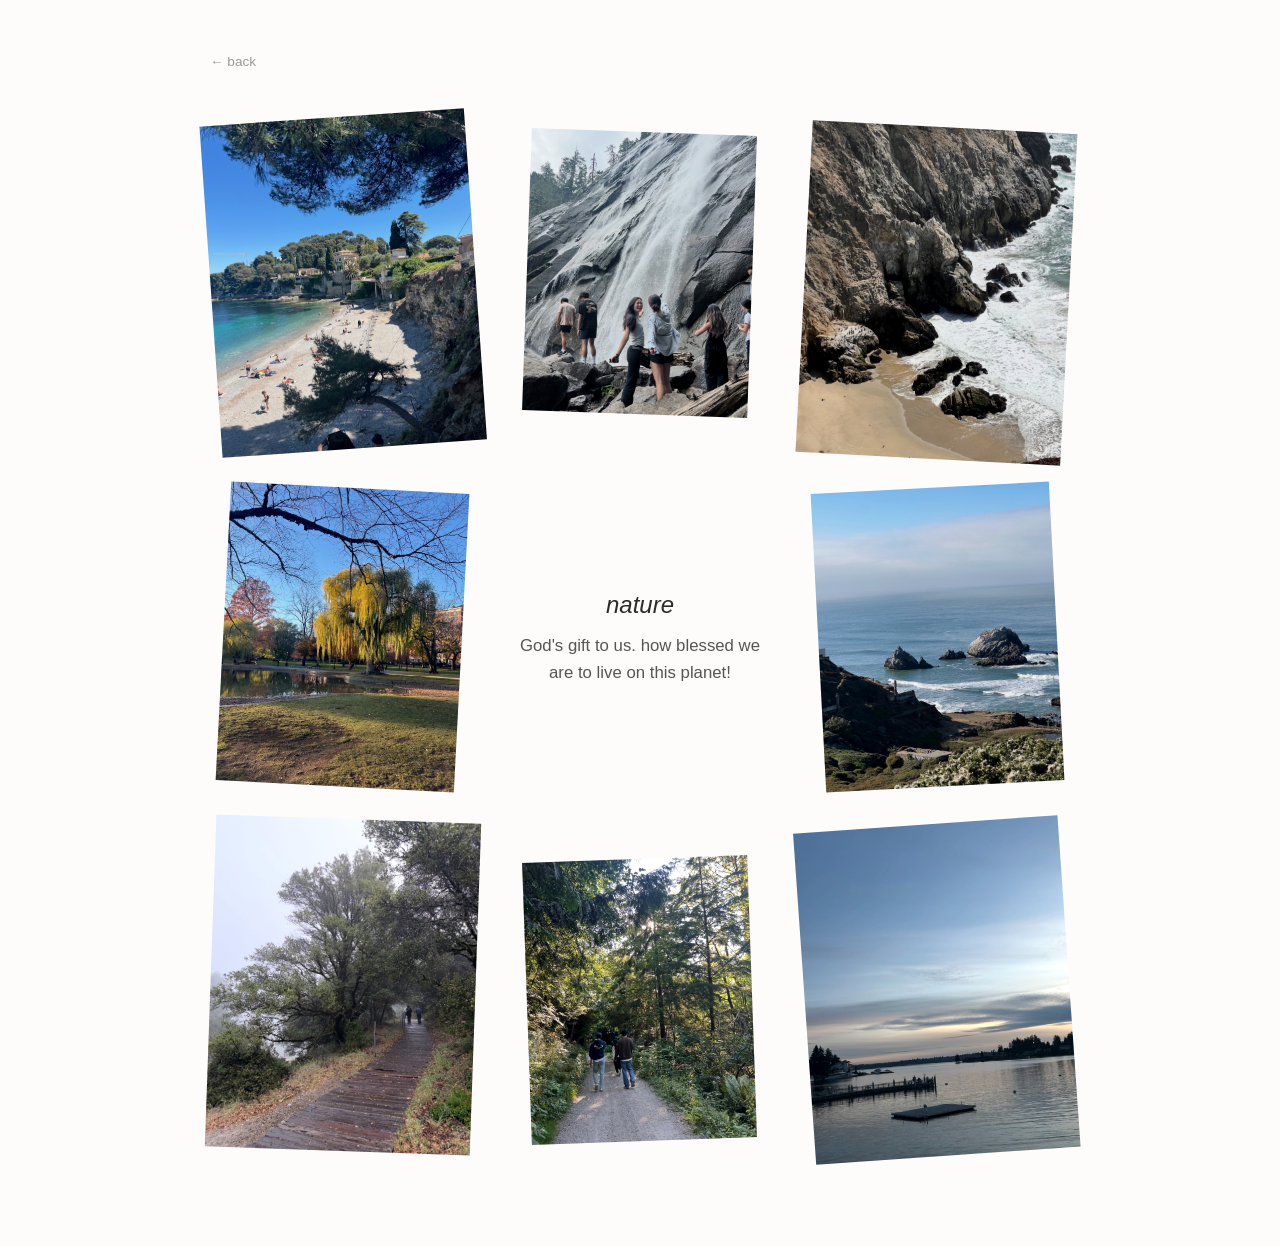
<file: nature.html>
<!DOCTYPE html>
<html lang="en">
<head>
  <meta charset="UTF-8">
  <meta name="viewport" content="width=device-width, initial-scale=1.0">
  <title>nature · Abby Chang</title>
  <link rel="stylesheet" href="gallery.css">
  <style>
    main { max-width: 860px; }

    /* ---- collage: sentence in the middle, photos around it ---- */
    .collage {
      display: grid;
      grid-template-columns: repeat(3, 1fr);
      grid-template-areas:
        "p1 p2 p3"
        "p4 tx p5"
        "p6 p7 p8";
      gap: 2rem;
      align-items: center;
      margin-top: 2rem;
    }

    .center-text {
      grid-area: tx;
      text-align: center;
      padding: 0 0.5rem;
    }
    .center-text h1 { margin: 0 0 0.5rem; }
    .center-text p { margin: 0; color: #555; }

    .collage figure {
      margin: 0;
      cursor: pointer;
      transition: transform 0.25s ease;
    }
    .collage img {
      width: 100%;
      aspect-ratio: 4 / 5;
      object-fit: cover;
      min-height: 0;
    }

    /* each photo gets its own spot + slight tilt, so it feels scattered */
    .collage figure:nth-of-type(1) { grid-area: p1; transform: rotate(-4deg) translateY(10px); }
    .collage figure:nth-of-type(2) { grid-area: p2; transform: rotate(2deg) scale(0.85); }
    .collage figure:nth-of-type(3) { grid-area: p3; transform: rotate(3deg) translateY(20px); }
    .collage figure:nth-of-type(4) { grid-area: p4; transform: rotate(3deg) scale(0.9); }
    .collage figure:nth-of-type(5) { grid-area: p5; transform: rotate(-3deg) scale(0.9); }
    .collage figure:nth-of-type(6) { grid-area: p6; transform: rotate(2deg) translateY(-15px); }
    .collage figure:nth-of-type(7) { grid-area: p7; transform: rotate(-2deg) scale(0.85); }
    .collage figure:nth-of-type(8) { grid-area: p8; transform: rotate(-4deg) translateY(-10px); }
    .collage figure:hover { transform: rotate(0) scale(1.03); z-index: 1; }

    /* phones: sentence on top, photos in two columns below */
    @media (max-width: 640px) {
      .collage {
        grid-template-columns: 1fr 1fr;
        grid-template-areas: none;
        gap: 1.25rem;
      }
      .center-text { grid-column: 1 / -1; grid-area: auto; grid-row: 1; margin-bottom: 1rem; }
      .collage figure:nth-of-type(n) { grid-area: auto; }
    }

    /* ---- pop-up when a photo is clicked ---- */
    .popup {
      position: fixed;
      inset: 0;
      background: rgba(253, 252, 250, 0.96);
      display: flex;
      flex-direction: column;
      align-items: center;
      justify-content: center;
      padding: 2rem 1.25rem;
      cursor: pointer;
      z-index: 10;
    }
    .popup[hidden] { display: none; }
    .popup img {
      max-width: min(90vw, 600px);
      max-height: 75vh;
      width: auto;
      min-height: 0;
      object-fit: contain;
    }
    .popup p {
      margin: 0.9rem 0 0;
      font-size: 0.9rem;
      color: #777;
      text-align: center;
    }
  </style>
</head>
<body>
  <main>
    <a class="back" href="index.html">← back</a>

    <section class="collage">

      <div class="center-text">
        <h1>nature</h1>
        <p>God's gift to us. how blessed we are to live on this planet!</p>
      </div>

      <!--
        HOW TO EDIT:
        - put photos in the images/nature folder
        - change src="..." to the photo's exact file name
        - change data-caption="..." to the caption shown when it's clicked
        - delete a whole <figure>...</figure> line to remove a slot
      -->
      <figure data-caption="saint-jean-cap-ferrat, france — april 2025"><img src="images/nature/1.jpg" alt=""></figure>
      <figure data-caption="bridal veil falls, washington — july 2025"><img src="images/nature/2.jpg" alt=""></figure>
      <figure data-caption="devil's slide bunker, california — august 2025"><img src="images/nature/3.jpg" alt=""></figure>
      <figure data-caption="boston commons, massachusetts — november 2025"><img src="images/nature/4.jpg" alt=""></figure>
      <figure data-caption="lands end lookout, california — december 2025"><img src="images/nature/5.jpg" alt=""></figure>
      <figure data-caption="mt. tamalpais, california — may 2026"><img src="images/nature/6.jpg" alt=""></figure>
      <figure data-caption="stanley park, vancouver — july 2025"><img src="images/nature/7.jpg" alt=""></figure>
      <figure data-caption="meydenbauer bay park, washington — may 2025"><img src="images/nature/8.jpg" alt=""></figure>

    </section>
  </main>

  <div class="popup" id="popup" hidden>
    <img id="popup-img" alt="">
    <p id="popup-caption"></p>
  </div>

  <script>
    const popup = document.getElementById("popup");
    const popupImg = document.getElementById("popup-img");
    const popupCaption = document.getElementById("popup-caption");

    document.querySelectorAll(".collage figure").forEach(fig => {
      const img = fig.querySelector("img");
      img.onerror = () => img.removeAttribute("src");   // gray block until photo is added
      fig.addEventListener("click", () => {
        if (!img.getAttribute("src")) return;
        popupImg.src = img.src;
        popupCaption.textContent = fig.dataset.caption;
        popup.hidden = false;
      });
    });

    popup.addEventListener("click", () => popup.hidden = true);
    document.addEventListener("keydown", e => { if (e.key === "Escape") popup.hidden = true; });
  </script>
</body>
</html>
</file>
<file: gallery.css>
/* Shared style for the photo pages (nature, food/coffee, film, traveling, sf bay area) */
body {
  margin: 0;
  padding: 3rem 1.25rem 5rem;
  background: #fdfcfa;
  color: #2b2b2b;
  font-family: "Helvetica Neue", Helvetica, Arial, sans-serif;
  font-size: 1.05rem;
  line-height: 1.6;
}

main {
  max-width: 520px;
  margin: 0 auto;
}

.back {
  font-size: 0.85rem;
  color: #999;
  text-decoration: none;
}
.back:hover { color: #8a6d4b; }

h1 {
  font-size: 1.5rem;
  font-weight: 500;
  font-style: italic;
  margin: 2rem 0 0.5rem;
}

.blurb {
  color: #555;
  margin: 0 0 2.5rem;
}

figure {
  margin: 0 0 3rem;
}

figure img {
  width: 100%;
  display: block;
  background: #eeebe6;
  min-height: 200px;           /* gray block shows until the photo is added */
  filter: saturate(0.85) contrast(1.05);
}

figcaption {
  margin-top: 0.6rem;
  font-size: 0.85rem;
  color: #888;
}

/* date + place line above a caption */
figcaption .meta {
  display: block;
  font-size: 0.75rem;
  color: #aaa;
}
</file>
